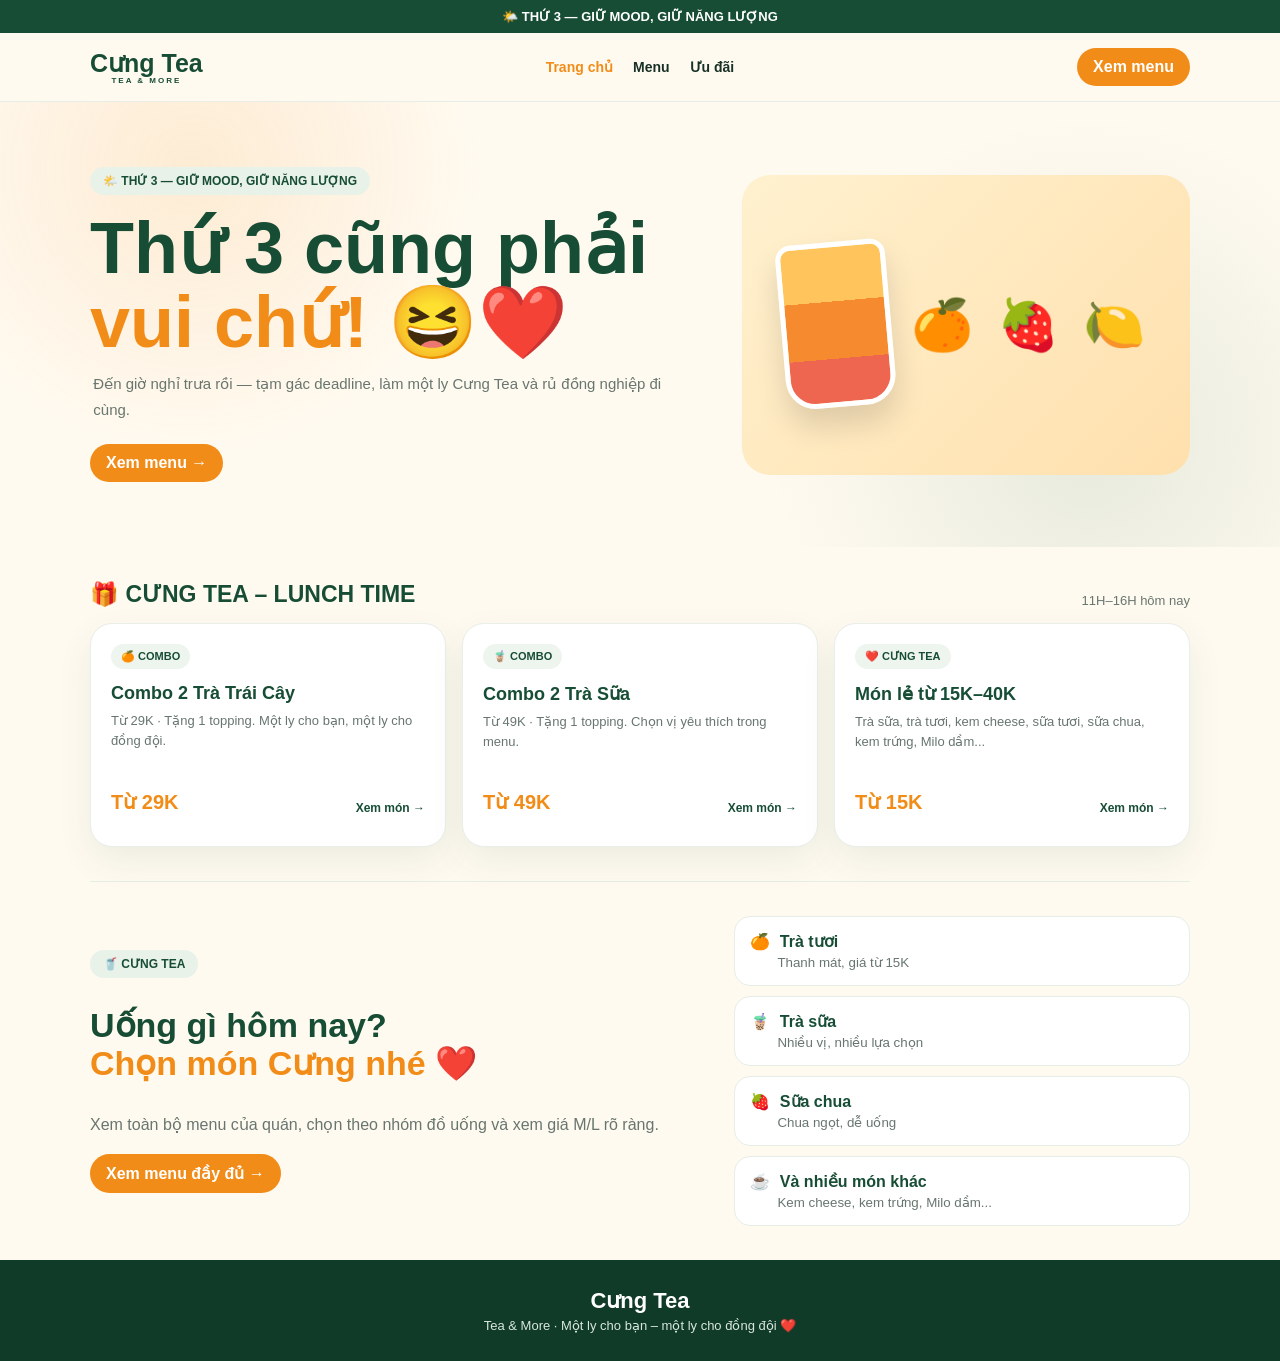
<file: index.html>
<!doctype html>
<html lang="vi">
<head>
<meta charset="utf-8"><meta name="viewport" content="width=device-width,initial-scale=1">
<meta name="description" content="Cưng Tea - Trà sữa, trà tươi và đồ uống yêu thích.">
<title>Cưng Tea | Trang chủ</title>
<link rel="stylesheet" href="styles.css">
</head>
<body>
<div class="top" id="topBar">🌤️ CƯNG TEA · LUNCH TIME</div>
<header><div class="wrap"><nav>
<a class="logo" href="index.html">Cưng Tea<small>TEA & MORE</small></a>
<div class="links"><a class="active" href="index.html">Trang chủ</a><a href="menu.html">Menu</a><a href="#offer">Ưu đãi</a></div>
<a class="cta" href="menu.html">Xem menu</a>
</nav></div></header>
<section class="hero hero-campaign"><div class="wrap" id="campaignHero"><div class="loading">Đang tải chiến dịch...</div></div></section>
<main><div class="wrap">
<section class="section" id="offer"><div class="title"><h2 id="offerTitle">🎁 Ưu đãi hôm nay</h2><p id="offerTime"></p></div><div class="grid" id="offerGrid"></div></section>
<section class="section intro"><div><span class="ey">🥤 CƯNG TEA</span><h2>Uống gì hôm nay?<br><span>Chọn món Cưng nhé ❤️</span></h2><p>Xem toàn bộ menu của quán, chọn theo nhóm đồ uống và xem giá M/L rõ ràng.</p><a class="primary" href="menu.html">Xem menu đầy đủ →</a></div><div class="feature-list"><div>🍊 <b>Trà tươi</b><small>Thanh mát, giá từ 15K</small></div><div>🧋 <b>Trà sữa</b><small>Nhiều vị, nhiều lựa chọn</small></div><div>🍓 <b>Sữa chua</b><small>Chua ngọt, dễ uống</small></div><div>☕ <b>Và nhiều món khác</b><small>Kem cheese, kem trứng, Milo dầm...</small></div></div></section>
</div></main>
<footer><div class="flogo">Cưng Tea</div><div>Tea & More · Một ly cho bạn – một ly cho đồng đội ❤️</div></footer>
<script src="campaign.js"></script>
</body></html>
</file>
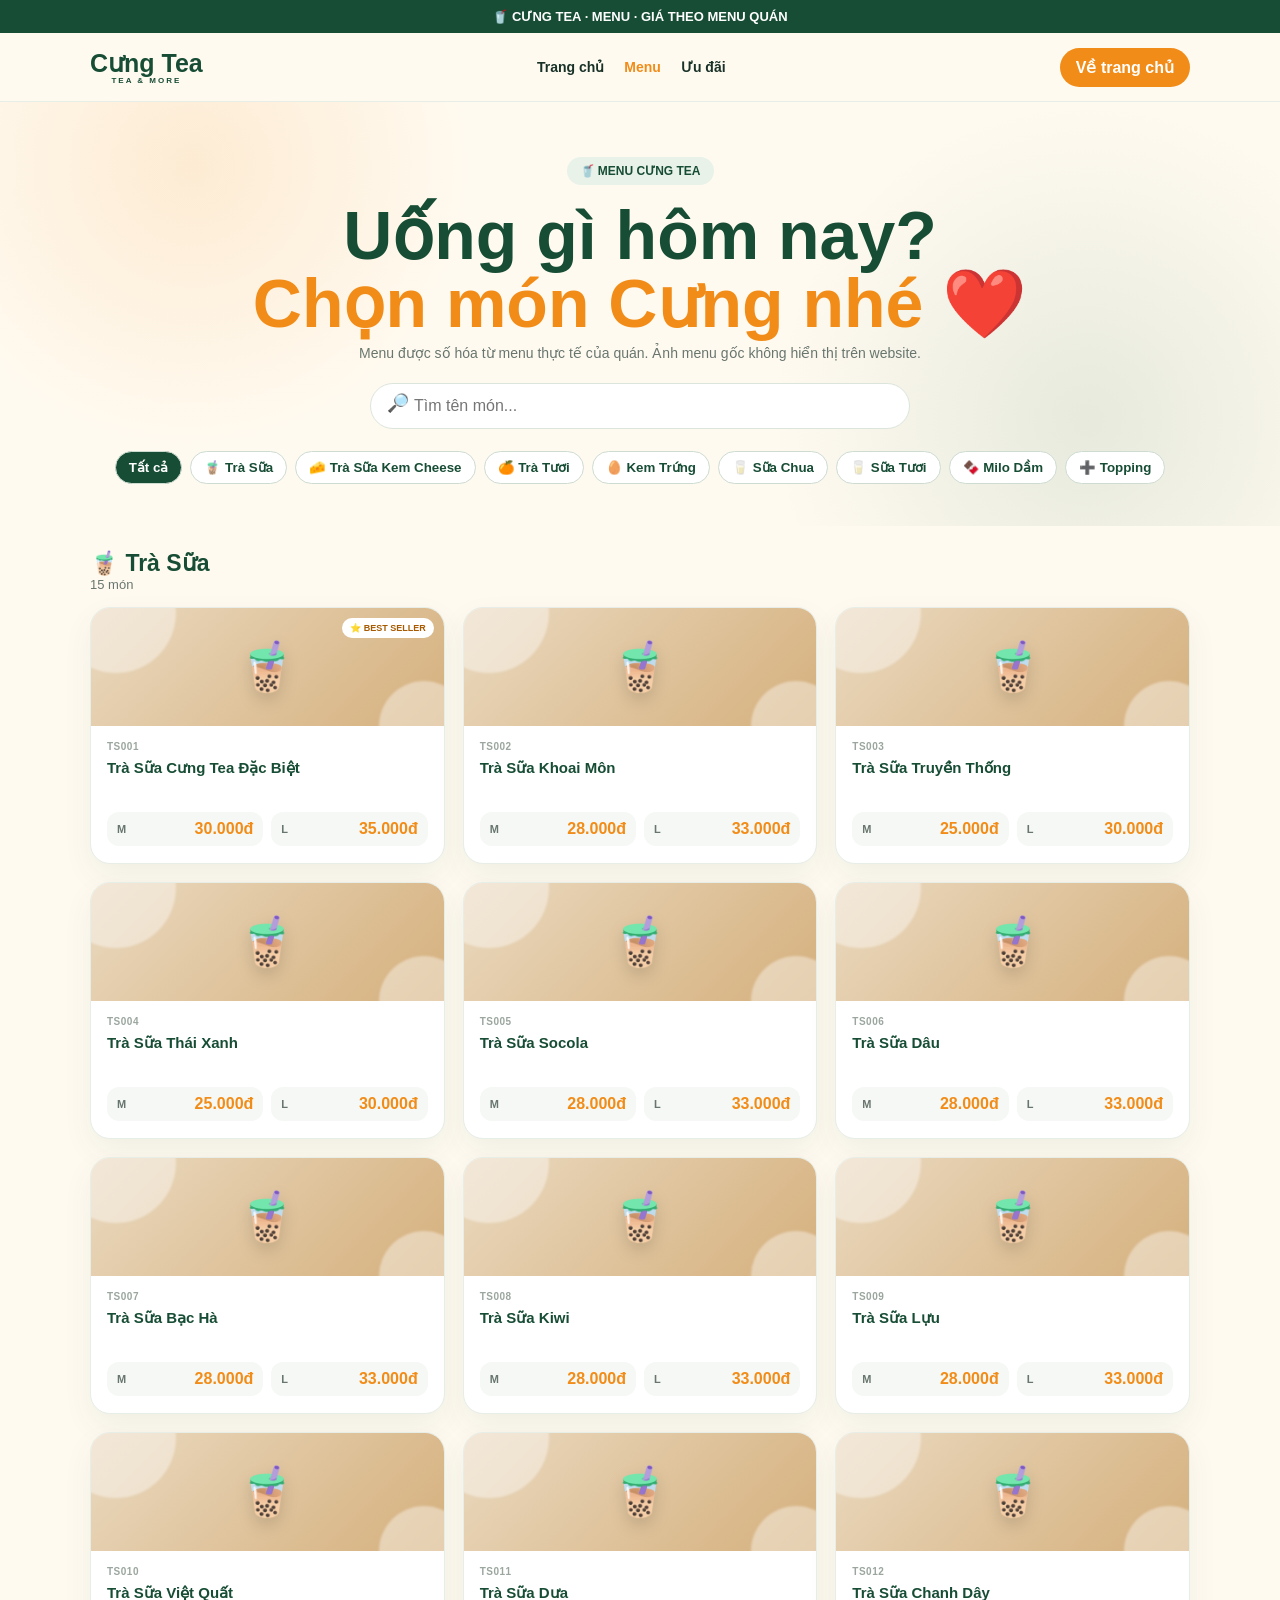
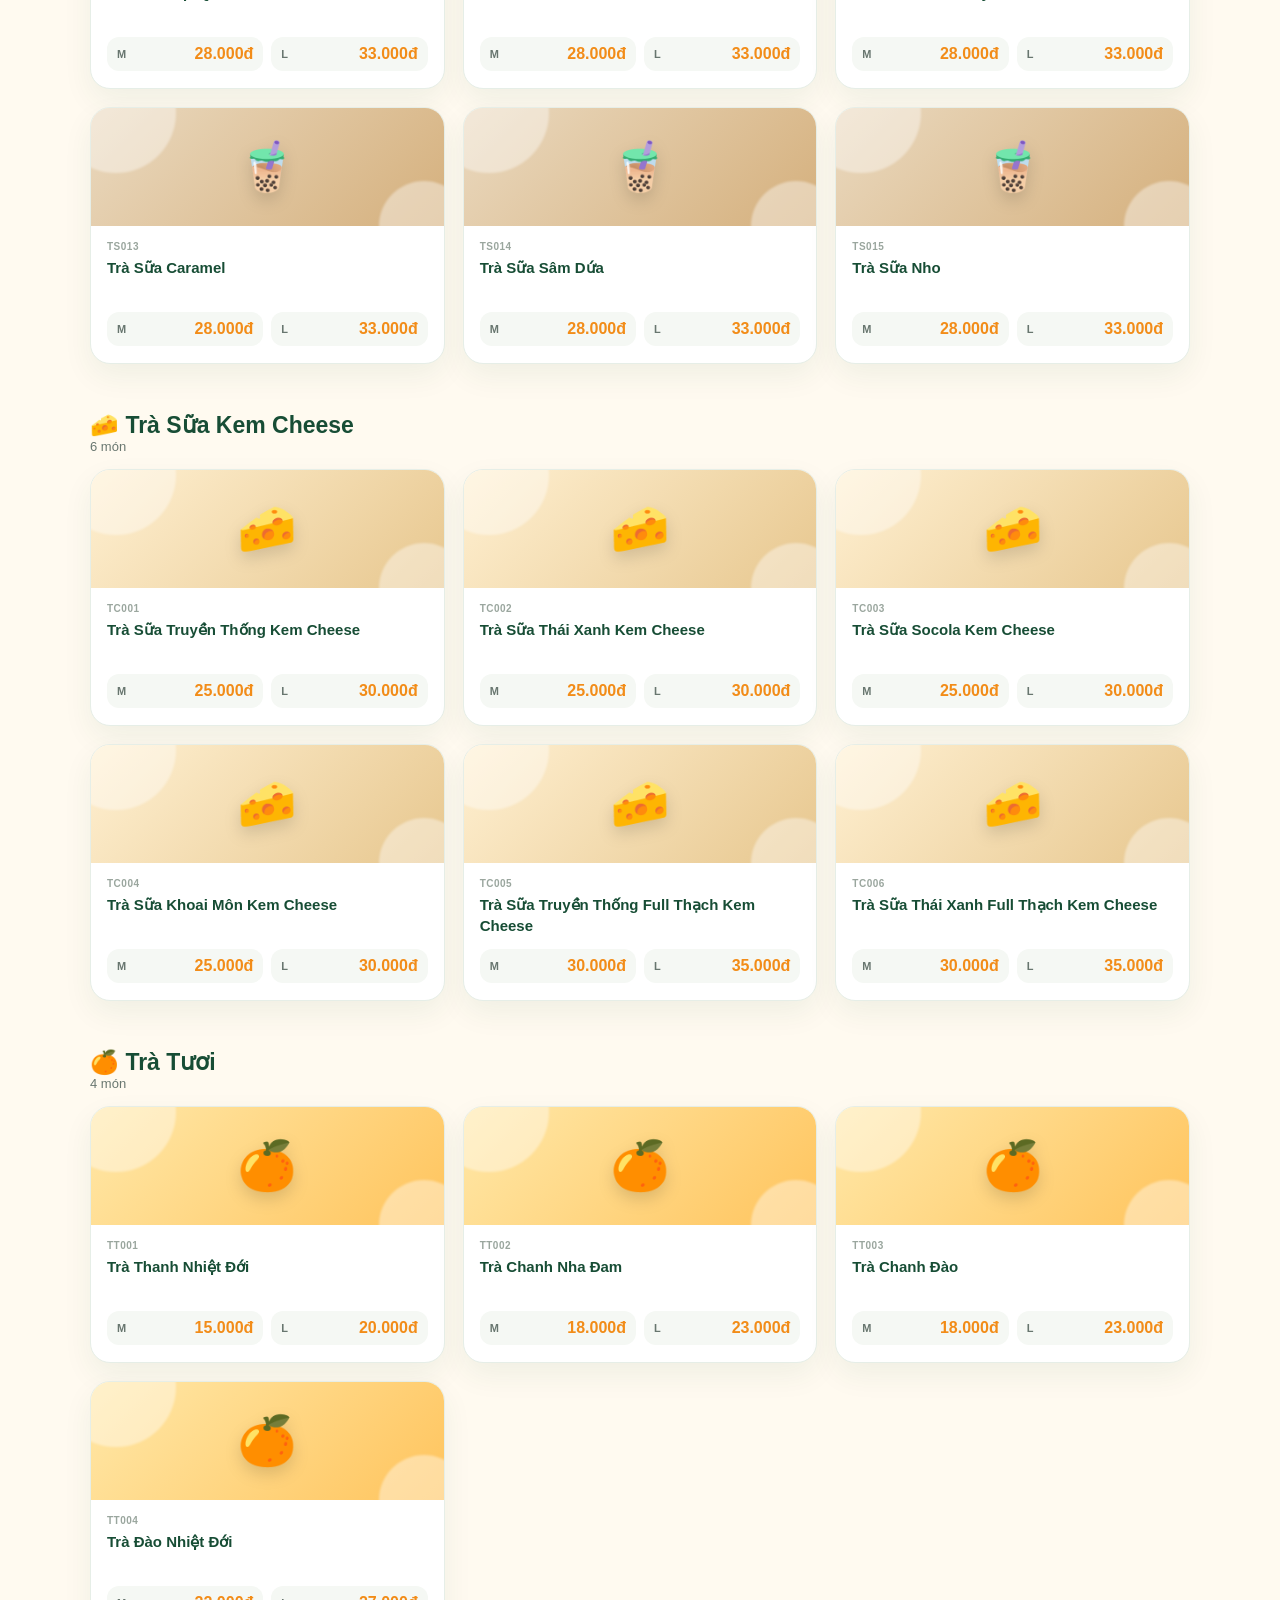
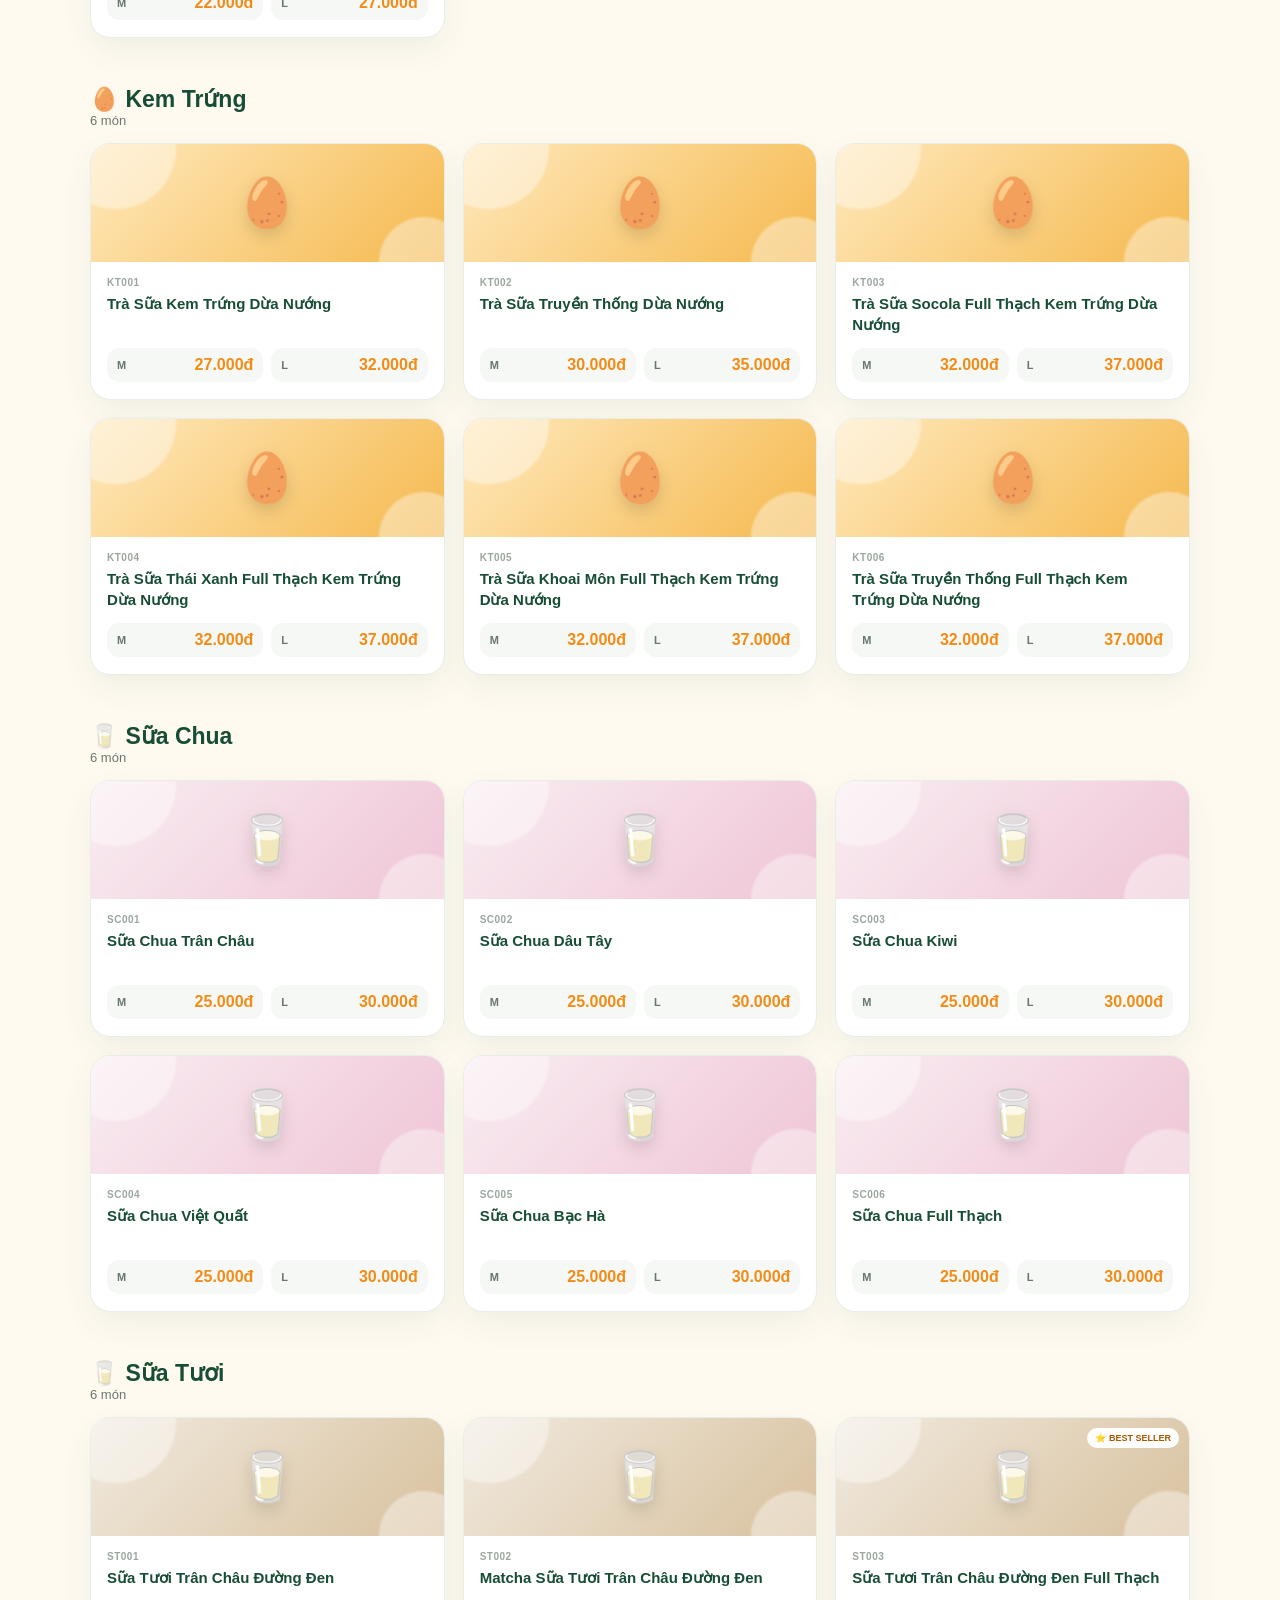
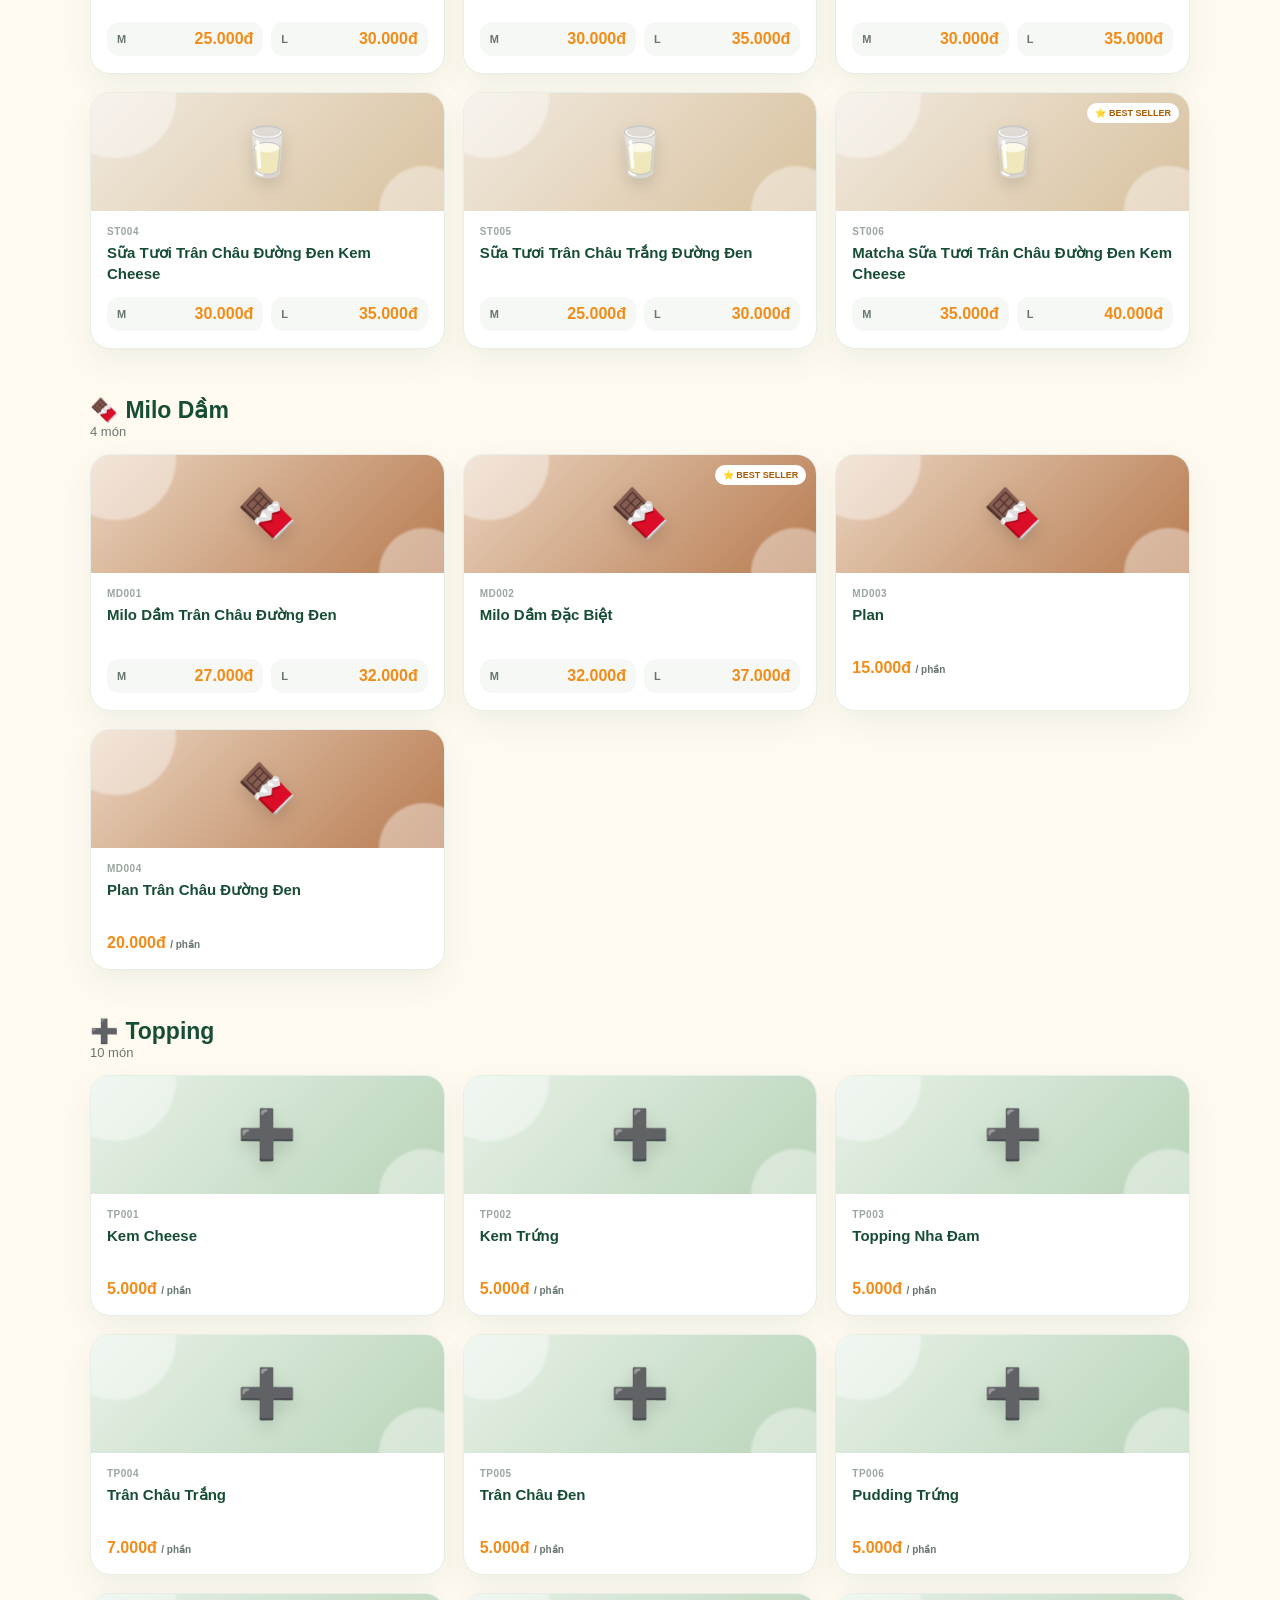
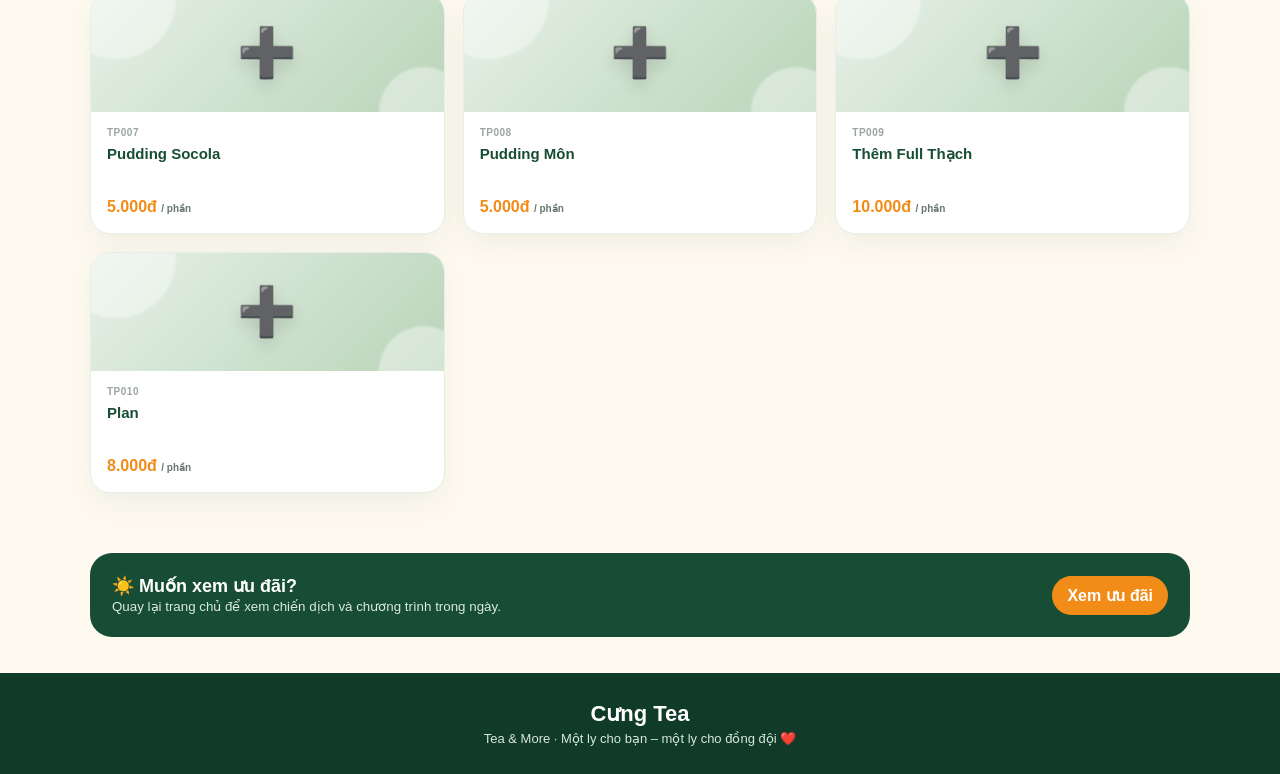
<file: menu.html>
<!doctype html>
<html lang="vi">
<head><meta charset="utf-8"><meta name="viewport" content="width=device-width,initial-scale=1"><meta name="description" content="Menu Cưng Tea"><title>Cưng Tea | Menu</title><link rel="stylesheet" href="styles.css"></head>
<body>
<div class="top">🥤 CƯNG TEA · MENU · GIÁ THEO MENU QUÁN</div>
<header><div class="wrap"><nav>
<a class="logo" href="index.html">Cưng Tea<small>TEA & MORE</small></a>
<div class="links"><a href="index.html">Trang chủ</a><a class="active" href="menu.html">Menu</a><a href="index.html#offer">Ưu đãi</a></div>
<a class="cta" href="index.html">Về trang chủ</a>
</nav></div></header>
<section class="hero menu-hero"><div class="wrap"><span class="ey">🥤 MENU CƯNG TEA</span><h1>Uống gì hôm nay?<br><span>Chọn món Cưng nhé ❤️</span></h1><p>Menu được số hóa từ menu thực tế của quán. Ảnh menu gốc không hiển thị trên website.</p><div class="search"><b>🔎</b><input id="search" type="search" placeholder="Tìm tên món..."></div><div class="filters" id="categoryFilters"></div></div></section>
<main><div class="wrap"><div id="sections"><div class="loading">Đang tải menu...</div></div><div class="promo"><div><strong>☀️ Muốn xem ưu đãi?</strong><br><small>Quay lại trang chủ để xem chiến dịch và chương trình trong ngày.</small></div><a href="index.html#offer">Xem ưu đãi</a></div></div></main>
<footer><div class="flogo">Cưng Tea</div><div>Tea & More · Một ly cho bạn – một ly cho đồng đội ❤️</div></footer>
<script src="menu.js"></script>
</body></html>
</file>
<file: styles.css>
:root{--g:#174d35;--g2:#246544;--o:#f28c18;--bg:#fffaf0;--t:#183127;--m:#68766f;--w:#fff;--line:#e6eee7;--r:22px}*{box-sizing:border-box}html{scroll-behavior:smooth}body{margin:0;background:var(--bg);color:var(--t);font-family:Arial,"Be Vietnam Pro",sans-serif}a{text-decoration:none;color:inherit}.wrap{width:min(1100px,calc(100% - 28px));margin:auto}.top{background:var(--g);color:#fff;text-align:center;padding:9px;font-size:13px;font-weight:800}header{position:sticky;top:0;z-index:10;background:#fffaf0ee;backdrop-filter:blur(12px);border-bottom:1px solid var(--line)}nav{min-height:68px;display:flex;align-items:center;justify-content:space-between;gap:18px}.logo{font-size:25px;font-weight:900;color:var(--g)}.logo small{display:block;font-size:8px;letter-spacing:2px;text-align:center;margin-top:-2px}.links{display:flex;gap:20px;font-size:14px;font-weight:700}.links a:hover,.links a.active{color:var(--o)}.cta,.primary{background:var(--o);color:#fff;padding:10px 16px;border-radius:999px;font-weight:800;display:inline-block}.secondary{border:1px solid #cddbd0;background:#fff;color:var(--g);padding:9px 15px;border-radius:999px;font-weight:800;display:inline-block;margin-left:7px}.hero{text-align:center;padding:55px 0 42px;background:radial-gradient(circle at 15% 15%,#f28c1822,transparent 25%),radial-gradient(circle at 85% 75%,#2465441c,transparent 28%)}.ey{display:inline-block;background:#e9f2e9;color:var(--g);padding:7px 13px;border-radius:999px;font-size:12px;font-weight:800}h1{color:var(--g);font-size:clamp(38px,7vw,68px);line-height:1;margin:16px 0 8px}h1 span,.intro h2 span{color:var(--o)}.hero p{max-width:650px;margin:0 auto 22px;color:var(--m);font-size:14px}.hero-actions{margin:20px 0}.hero-img{display:block;width:min(760px,100%);max-height:420px;object-fit:cover;margin:24px auto 0;border-radius:var(--r);box-shadow:0 18px 45px #174d3518}.section{padding:34px 0}.title{display:flex;justify-content:space-between;align-items:end;margin:0 0 15px}.title h2{margin:0;color:var(--g);font-size:23px}.title p{margin:0;color:var(--m);font-size:13px}.grid{display:grid;grid-template-columns:repeat(3,1fr);gap:16px}.offer-card{background:#fff;border:1px solid var(--line);border-radius:var(--r);padding:20px;box-shadow:0 14px 35px #174d3514}.offer-tag{font-size:11px;color:var(--g);font-weight:900;background:#edf5ee;padding:6px 9px;border-radius:999px}.offer-card h3{color:var(--g);margin:16px 0 7px;font-size:18px}.offer-card p{color:var(--m);font-size:13px;line-height:1.6;min-height:60px}.offer-card strong{display:block;color:var(--o);font-size:21px;margin-bottom:12px}.offer-card a{color:var(--g);font-weight:900;font-size:13px}.intro{display:grid;grid-template-columns:1.15fr .85fr;gap:28px;align-items:center;border-top:1px solid var(--line)}.intro h2{color:var(--g);font-size:34px;line-height:1.12}.intro p{color:var(--m);max-width:580px;line-height:1.7}.feature-list{display:grid;gap:10px}.feature-list div{background:#fff;border:1px solid var(--line);border-radius:16px;padding:15px;color:var(--g)}.feature-list b{margin-left:5px}.feature-list small{display:block;color:var(--m);margin:4px 0 0 27px}.menu-hero{padding-bottom:42px}.search{max-width:540px;margin:auto;position:relative}.search input{width:100%;border:1px solid #dce5dc;border-radius:999px;padding:13px 18px 13px 43px;background:#fff;outline:0;font:inherit}.search b{position:absolute;left:17px;top:9px;font-size:18px}.filters{display:flex;justify-content:center;gap:8px;flex-wrap:wrap;margin:22px 0 0}.filter{border:1px solid #cddbd0;background:#fff;color:var(--g);border-radius:999px;padding:8px 13px;font-weight:800;cursor:pointer}.filter.active,.filter:hover{background:var(--g);color:#fff}.menu-section{padding:24px 0}.menu-grid{display:grid;grid-template-columns:repeat(3,minmax(0,1fr));gap:18px}.menu-card{background:#fff;border:1px solid var(--line);border-radius:20px;overflow:hidden;box-shadow:0 12px 30px #174d3510;transition:transform .18s ease,box-shadow .18s ease}.menu-card:hover{transform:translateY(-4px);box-shadow:0 18px 38px #174d3518}.card-visual{height:118px;display:flex;align-items:center;justify-content:center;position:relative;overflow:hidden}.card-visual:before,.card-visual:after{content:"";position:absolute;border-radius:50%;background:#fff6;filter:blur(1px)}.card-visual:before{width:120px;height:120px;left:-35px;top:-55px}.card-visual:after{width:90px;height:90px;right:-25px;bottom:-45px}.card-visual.tra-sua{background:linear-gradient(135deg,#ead9bf,#d5b07d)}.card-visual.kem-cheese{background:linear-gradient(135deg,#fff0d1,#e7c78f)}.card-visual.tra-tuoi{background:linear-gradient(135deg,#ffe8a8,#ffc45d)}.card-visual.kem-trung{background:linear-gradient(135deg,#ffe9bd,#f5b94e)}.card-visual.sua-chua{background:linear-gradient(135deg,#f9edf2,#efc5d5)}.card-visual.sua-tuoi{background:linear-gradient(135deg,#f1eadf,#d8c19e)}.card-visual.milo-dam{background:linear-gradient(135deg,#ead4bf,#b77b50)}.card-visual.topping{background:linear-gradient(135deg,#e7f1e7,#b9d4b9)}.card-icon{font-size:48px;position:relative;z-index:1;filter:drop-shadow(0 7px 8px #0002)}.best-badge{position:absolute;z-index:2;top:10px;right:10px;background:#fff;color:#a75a00;padding:5px 8px;border-radius:999px;font-size:9px;font-weight:900}.menu-card-body{padding:15px 16px 17px}.card-id{font-size:10px;color:#9aa69e;font-weight:700;letter-spacing:.5px}.menu-card h3{margin:5px 0 13px;color:var(--g);font-size:15px;line-height:1.4;min-height:42px}.card-prices{display:flex;gap:8px}.card-prices div{flex:1;background:#f5f8f4;border-radius:12px;padding:8px 10px;display:flex;justify-content:space-between;align-items:center}.card-prices span{font-size:11px;color:var(--m);font-weight:900}.card-prices strong,.card-price{color:var(--o);font-size:16px;font-weight:900}.card-price small{color:var(--m);font-size:10px;font-weight:700}.promo{margin:36px 0;background:var(--g);color:#fff;border-radius:var(--r);padding:22px;display:flex;justify-content:space-between;align-items:center;gap:20px}.promo strong{font-size:18px}.promo small{color:#dbe9df}.promo a{background:var(--o);padding:10px 15px;border-radius:999px;font-weight:900;white-space:nowrap}.loading,.empty,.error{text-align:center;color:var(--m);padding:35px}.error{background:#fff0f0;border-radius:14px}.error a{color:var(--g);font-weight:900}footer{background:#103b29;color:#d8e7dc;text-align:center;padding:28px;font-size:13px}.flogo{font-size:22px;font-weight:900;color:#fff;margin-bottom:4px}@media(max-width:800px){.links{display:none}.grid{grid-template-columns:1fr 1fr}.menu-grid{grid-template-columns:1fr 1fr}.intro{grid-template-columns:1fr}}@media(max-width:520px){.grid{grid-template-columns:1fr}.menu-grid{grid-template-columns:1fr}.hero-img{max-height:300px}.title{display:block}.title p{margin-top:4px}.promo{display:block}.promo a{display:inline-block;margin-top:14px}.secondary{margin-left:3px}}

/* Campaign home */
.hero-campaign{padding:52px 0 38px}
.campaign-copy{max-width:650px;text-align:left}
.campaign-copy h1{margin:16px 0 12px;color:var(--g);font-size:clamp(40px,7vw,72px);line-height:1.03}
.campaign-copy h1 span{color:var(--o)}
.campaign-copy p{max-width:600px;color:var(--m);font-size:15px;line-height:1.7;margin-bottom:22px}
.campaign-visual{margin:28px auto 0;max-width:760px;min-height:180px;border-radius:28px;background:linear-gradient(135deg,#fff1cf,#ffe0ad);display:flex;align-items:center;justify-content:center;gap:20px;position:relative;overflow:hidden}
.campaign-cup{width:90px;height:135px;border:5px solid #fff;border-radius:15px 15px 30px 30px;background:linear-gradient(#ffc45b 0 35%,#f58a2e 35% 72%,#ee6650 72%);box-shadow:0 18px 30px #0002;transform:rotate(-5deg)}
.campaign-fruit{font-size:42px;letter-spacing:5px}
.offer-card{background:#fff;border:1px solid #e8eee8;border-radius:var(--r);padding:20px;box-shadow:0 14px 35px #174d3514;display:flex;flex-direction:column;min-height:210px}
.offer-tag{display:inline-block;align-self:flex-start;background:#edf5ee;color:var(--g);padding:6px 10px;border-radius:999px;font-size:11px;font-weight:900}
.offer-card h3{color:var(--g);font-size:18px;margin:14px 0 7px}.offer-card p{color:var(--m);font-size:13px;line-height:1.55;margin:0 0 18px}.offer-bottom{margin-top:auto;display:flex;align-items:center;justify-content:space-between;gap:10px}.offer-bottom strong{color:var(--o);font-size:20px}.offer-bottom a{color:var(--g);font-size:12px;font-weight:900}
@media(min-width:850px){.hero-campaign .wrap{display:grid;grid-template-columns:1.15fr .85fr;align-items:center;gap:45px}.campaign-visual{margin:0;width:100%;min-height:300px}.campaign-cup{width:110px;height:165px}.campaign-fruit{font-size:50px}.hero-campaign{padding:65px 0}}
</file>
